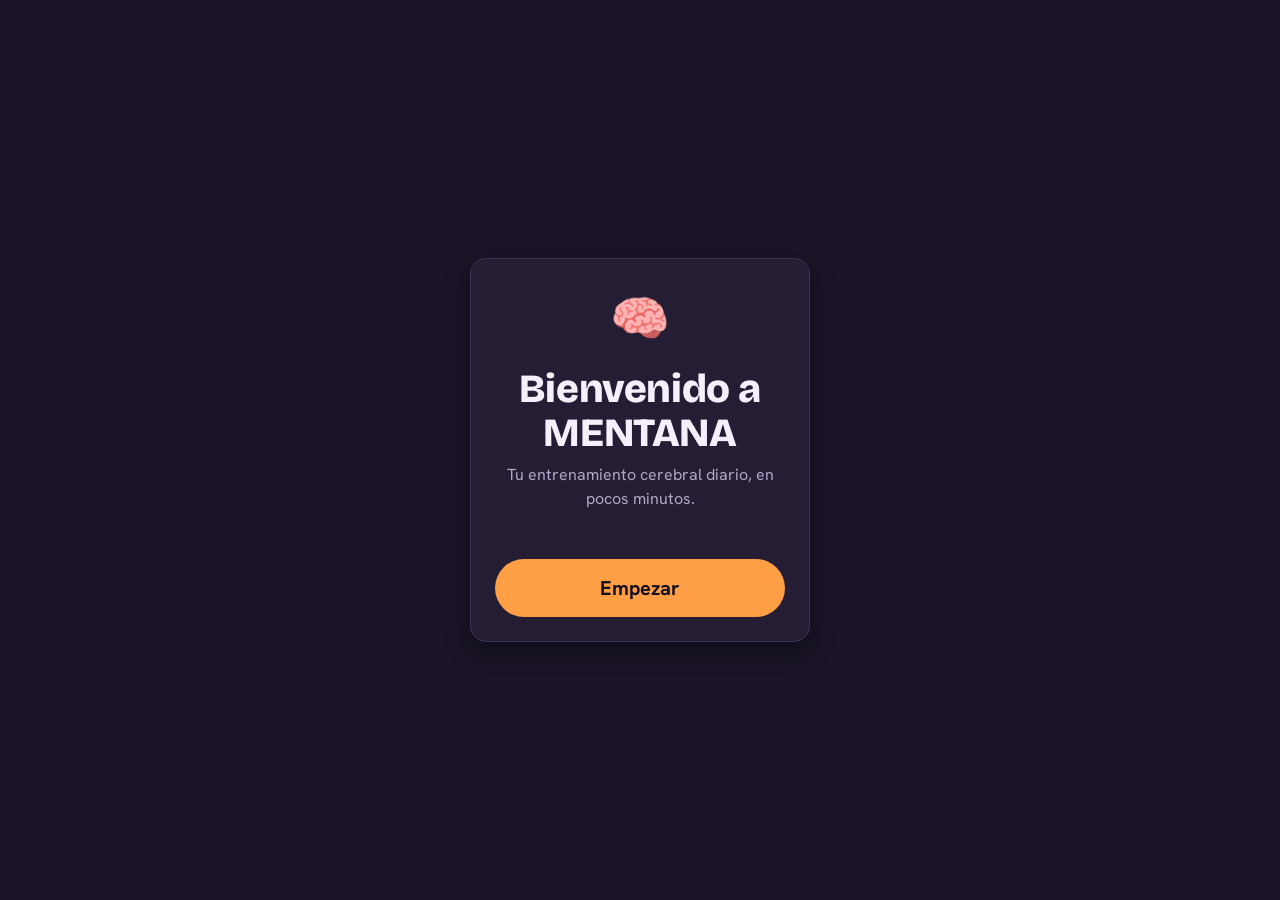
<file: index.html>
<!DOCTYPE html>
<html lang="es">
<head>
  <meta charset="UTF-8">
  <meta name="viewport" content="width=device-width, initial-scale=1.0">
  <title>MENTANA</title>
  <link rel="manifest" href="./manifest.json">
  <link rel="icon" href="./icons/icon.svg" type="image/svg+xml">
  <meta name="theme-color" content="#1A1426">
</head>
<body>
  <div id="app"></div>
  <script type="module" src="./engine/app.js"></script>
</body>
</html>
</file>
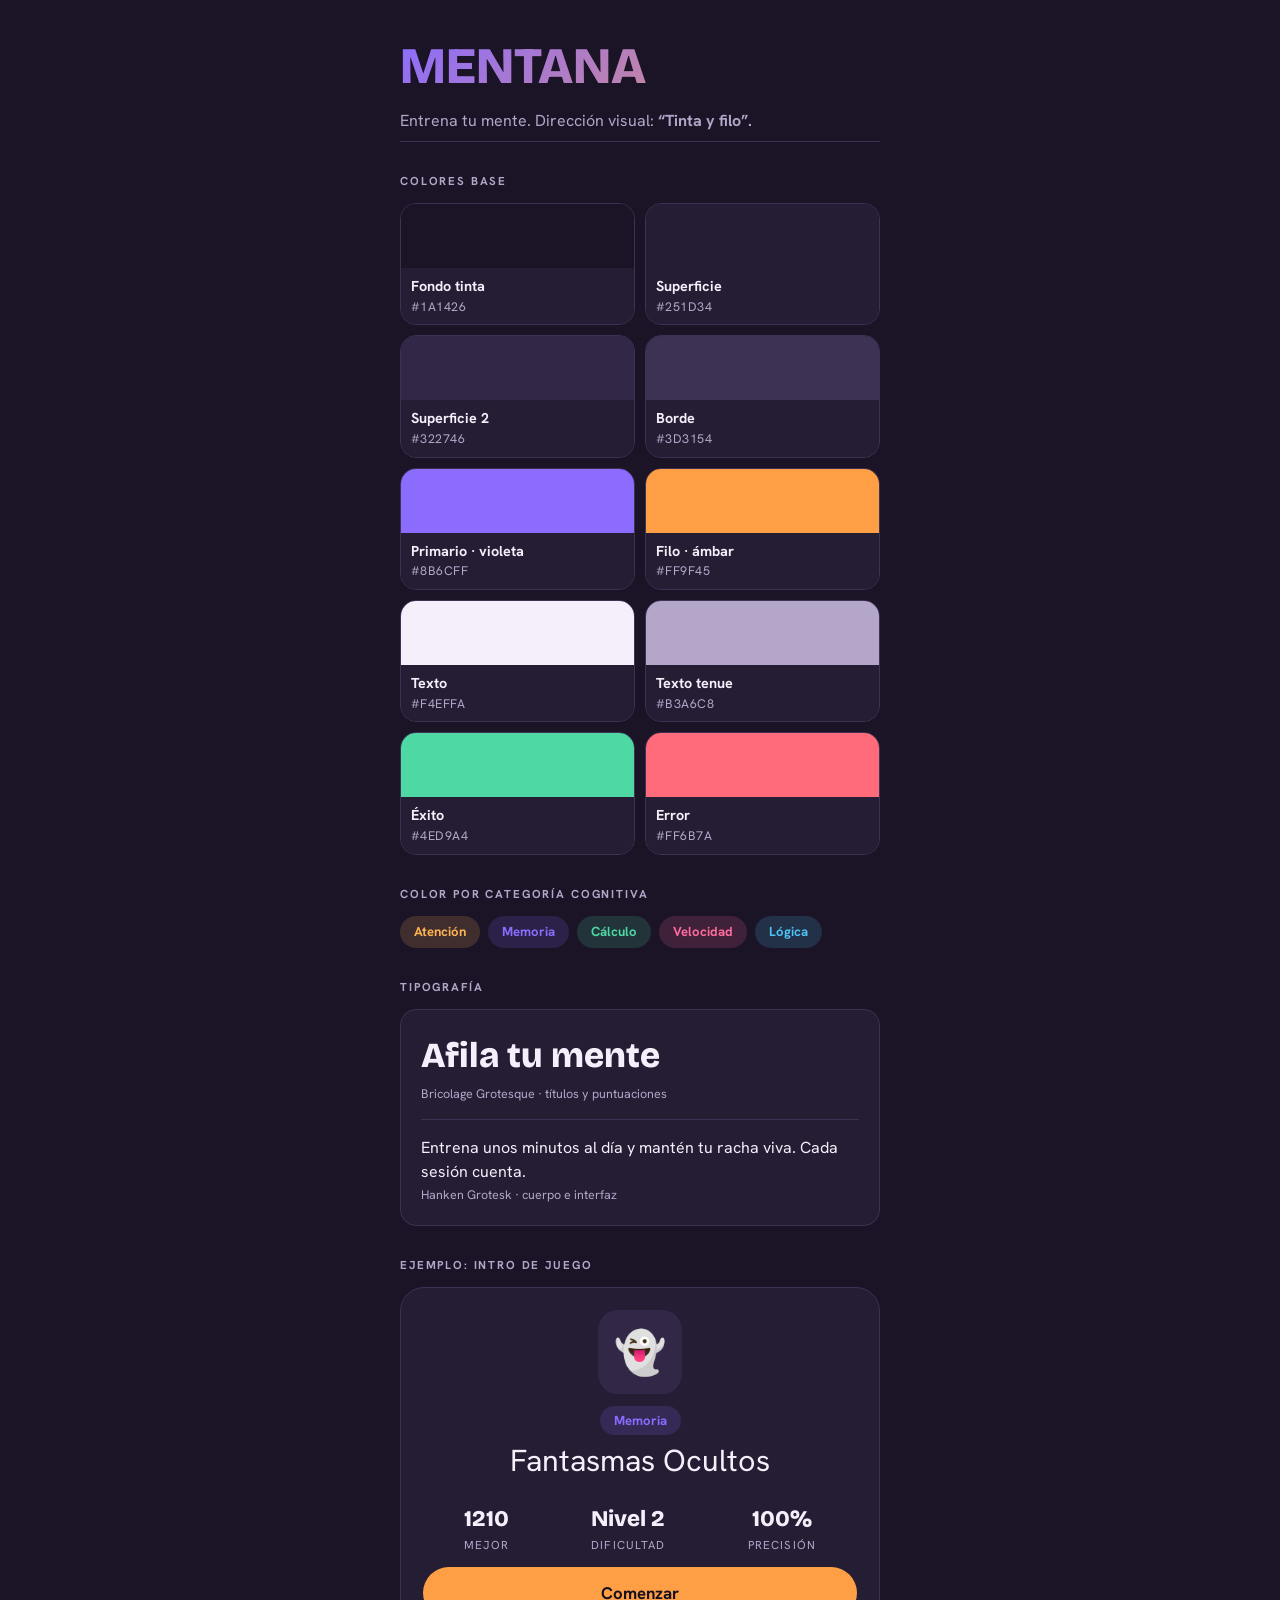
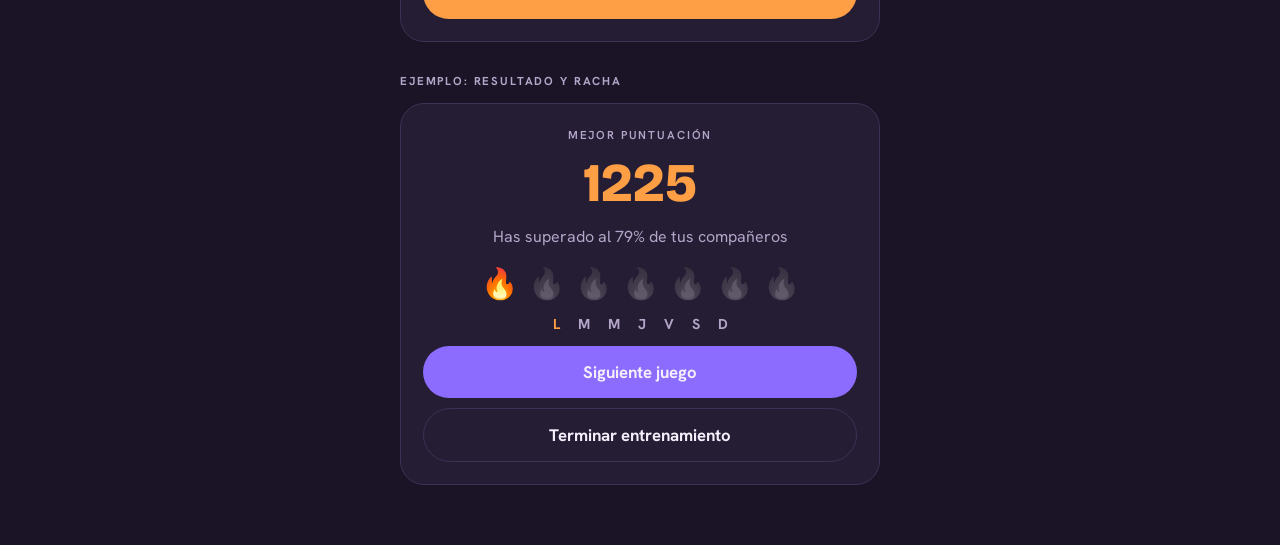
<file: paleta_mentana.html>
<!DOCTYPE html>
<html lang="es">
<head>
<meta charset="UTF-8">
<meta name="viewport" content="width=device-width, initial-scale=1.0">
<title>Paleta MENTANA — Tinta y filo</title>
<style>
@import url('https://fonts.googleapis.com/css2?family=Bricolage+Grotesque:opsz,wght@12..96,500;12..96,700;12..96,800&family=Hanken+Grotesk:wght@400;500;600;700&display=swap');

:root{
  --fondo:#1A1426; --superficie:#251D34; --superficie2:#322746; --borde:#3D3154;
  --primario:#8B6CFF; --primario-press:#7457E6; --filo:#FF9F45; --filo-press:#F08A2E;
  --texto:#F4EFFA; --texto-tenue:#B3A6C8; --sobre-claro:#15101F;
  --exito:#4ED9A4; --error:#FF6B7A; --aviso:#FFC857;
  --cat-atencion:#FFB454; --cat-memoria:#8B6CFF; --cat-calculo:#4ED9A4;
  --cat-velocidad:#FF6B9D; --cat-logica:#4FC3F7;
  --display:"Bricolage Grotesque",system-ui,sans-serif;
  --cuerpo:"Hanken Grotesk",system-ui,sans-serif;
  --r-md:16px; --r-lg:24px; --r-pill:999px;
}
*{box-sizing:border-box;margin:0;padding:0;}
body{background:var(--fondo);color:var(--texto);font-family:var(--cuerpo);
  line-height:1.5;padding:28px 20px 60px;max-width:520px;margin:auto;}
h1,h2,h3{font-family:var(--display);font-weight:800;letter-spacing:-.01em;line-height:1.05;}
.eyebrow{font-size:.72rem;letter-spacing:.16em;text-transform:uppercase;
  color:var(--texto-tenue);font-weight:600;}

/* Encabezado */
.hero{padding-bottom:8px;border-bottom:1px solid var(--borde);margin-bottom:28px;}
.wordmark{font-family:var(--display);font-weight:800;font-size:3.2rem;
  background:linear-gradient(135deg,#8B6CFF 0%,#FF9F45 120%);
  -webkit-background-clip:text;background-clip:text;color:transparent;}
.hero p{color:var(--texto-tenue);margin-top:4px;}

.section-title{margin:30px 0 14px;font-size:.72rem;letter-spacing:.16em;
  text-transform:uppercase;color:var(--texto-tenue);font-weight:700;}

/* Muestras */
.swatches{display:grid;grid-template-columns:repeat(2,1fr);gap:10px;}
.sw{border-radius:var(--r-md);overflow:hidden;border:1px solid var(--borde);}
.sw .chip{height:64px;}
.sw .meta{padding:8px 10px;background:var(--superficie);}
.sw .name{font-weight:700;font-size:.9rem;}
.sw .hex{color:var(--texto-tenue);font-size:.78rem;letter-spacing:.04em;}

/* Categorías */
.cats{display:flex;flex-wrap:wrap;gap:8px;}
.cat{padding:6px 14px;border-radius:var(--r-pill);font-weight:700;font-size:.82rem;}
.c-at{color:var(--cat-atencion);background:rgba(255,180,84,.16);}
.c-me{color:var(--cat-memoria);background:rgba(139,108,255,.16);}
.c-ca{color:var(--cat-calculo);background:rgba(78,217,164,.16);}
.c-ve{color:var(--cat-velocidad);background:rgba(255,107,157,.16);}
.c-lo{color:var(--cat-logica);background:rgba(79,195,247,.16);}

/* Tipografía */
.type-card{background:var(--superficie);border:1px solid var(--borde);
  border-radius:var(--r-md);padding:20px;}
.type-card .big{font-family:var(--display);font-size:2.2rem;font-weight:800;}
.type-card .lbl{color:var(--texto-tenue);font-size:.78rem;margin-top:2px;}
.type-card hr{border:none;border-top:1px solid var(--borde);margin:16px 0;}

/* Componentes de ejemplo */
.demo-card{background:var(--superficie);border:1px solid var(--borde);
  border-radius:var(--r-lg);padding:22px;text-align:center;}
.icono{width:84px;height:84px;border-radius:20px;background:var(--superficie2);
  display:flex;align-items:center;justify-content:center;font-size:42px;margin:0 auto 14px;}
.demo-card .nombre{font-size:1.9rem;margin:6px 0 18px;}
.stats{display:flex;justify-content:space-around;margin:18px 0 4px;}
.stat .n{font-family:var(--display);font-weight:800;font-size:1.4rem;}
.stat .t{color:var(--texto-tenue);font-size:.72rem;text-transform:uppercase;letter-spacing:.1em;}

.btn{font-family:var(--cuerpo);font-weight:700;font-size:1.05rem;border:none;
  border-radius:var(--r-pill);padding:15px 24px;width:100%;cursor:pointer;margin-top:10px;}
.btn-filo{background:var(--filo);color:var(--sobre-claro);}
.btn-primario{background:var(--primario);color:var(--texto);}
.btn-fantasma{background:transparent;color:var(--texto);border:1px solid var(--borde);}

.puntua{font-family:var(--display);font-weight:800;font-size:3.4rem;color:var(--filo);}

/* Racha */
.racha{display:flex;gap:10px;justify-content:center;font-size:30px;margin:8px 0;}
.on{filter:none;} .off{opacity:.28;filter:grayscale(1);}
.dias{display:flex;gap:18px;justify-content:center;color:var(--texto-tenue);
  font-weight:700;font-size:.9rem;}
.dias .hoy{color:var(--filo);}
</style>
</head>
<body>

  <div class="hero">
    <div class="wordmark">MENTANA</div>
    <p>Entrena tu mente. Dirección visual: <strong>“Tinta y filo”.</strong></p>
  </div>

  <div class="section-title">Colores base</div>
  <div class="swatches">
    <div class="sw"><div class="chip" style="background:#1A1426"></div><div class="meta"><div class="name">Fondo tinta</div><div class="hex">#1A1426</div></div></div>
    <div class="sw"><div class="chip" style="background:#251D34"></div><div class="meta"><div class="name">Superficie</div><div class="hex">#251D34</div></div></div>
    <div class="sw"><div class="chip" style="background:#322746"></div><div class="meta"><div class="name">Superficie 2</div><div class="hex">#322746</div></div></div>
    <div class="sw"><div class="chip" style="background:#3D3154"></div><div class="meta"><div class="name">Borde</div><div class="hex">#3D3154</div></div></div>
    <div class="sw"><div class="chip" style="background:#8B6CFF"></div><div class="meta"><div class="name">Primario · violeta</div><div class="hex">#8B6CFF</div></div></div>
    <div class="sw"><div class="chip" style="background:#FF9F45"></div><div class="meta"><div class="name">Filo · ámbar</div><div class="hex">#FF9F45</div></div></div>
    <div class="sw"><div class="chip" style="background:#F4EFFA"></div><div class="meta"><div class="name">Texto</div><div class="hex">#F4EFFA</div></div></div>
    <div class="sw"><div class="chip" style="background:#B3A6C8"></div><div class="meta"><div class="name">Texto tenue</div><div class="hex">#B3A6C8</div></div></div>
    <div class="sw"><div class="chip" style="background:#4ED9A4"></div><div class="meta"><div class="name">Éxito</div><div class="hex">#4ED9A4</div></div></div>
    <div class="sw"><div class="chip" style="background:#FF6B7A"></div><div class="meta"><div class="name">Error</div><div class="hex">#FF6B7A</div></div></div>
  </div>

  <div class="section-title">Color por categoría cognitiva</div>
  <div class="cats">
    <span class="cat c-at">Atención</span>
    <span class="cat c-me">Memoria</span>
    <span class="cat c-ca">Cálculo</span>
    <span class="cat c-ve">Velocidad</span>
    <span class="cat c-lo">Lógica</span>
  </div>

  <div class="section-title">Tipografía</div>
  <div class="type-card">
    <div class="big">Afila tu mente</div>
    <div class="lbl">Bricolage Grotesque · títulos y puntuaciones</div>
    <hr>
    <div style="font-size:1rem">Entrena unos minutos al día y mantén tu racha viva. Cada sesión cuenta.</div>
    <div class="lbl">Hanken Grotesk · cuerpo e interfaz</div>
  </div>

  <div class="section-title">Ejemplo: intro de juego</div>
  <div class="demo-card">
    <div class="icono">👻</div>
    <span class="cat c-me">Memoria</span>
    <div class="nombre">Fantasmas Ocultos</div>
    <div class="stats">
      <div class="stat"><div class="n">1210</div><div class="t">Mejor</div></div>
      <div class="stat"><div class="n">Nivel 2</div><div class="t">Dificultad</div></div>
      <div class="stat"><div class="n">100%</div><div class="t">Precisión</div></div>
    </div>
    <button class="btn btn-filo">Comenzar</button>
  </div>

  <div class="section-title">Ejemplo: resultado y racha</div>
  <div class="demo-card">
    <div class="eyebrow">Mejor puntuación</div>
    <div class="puntua">1225</div>
    <div style="color:var(--texto-tenue);margin-bottom:12px">Has superado al 79% de tus compañeros</div>
    <div class="racha">
      <span class="on">🔥</span><span class="off">🔥</span><span class="off">🔥</span>
      <span class="off">🔥</span><span class="off">🔥</span><span class="off">🔥</span><span class="off">🔥</span>
    </div>
    <div class="dias"><span class="hoy">L</span><span>M</span><span>M</span><span>J</span><span>V</span><span>S</span><span>D</span></div>
    <button class="btn btn-primario">Siguiente juego</button>
    <button class="btn btn-fantasma">Terminar entrenamiento</button>
  </div>

</body>
</html>
</file>
